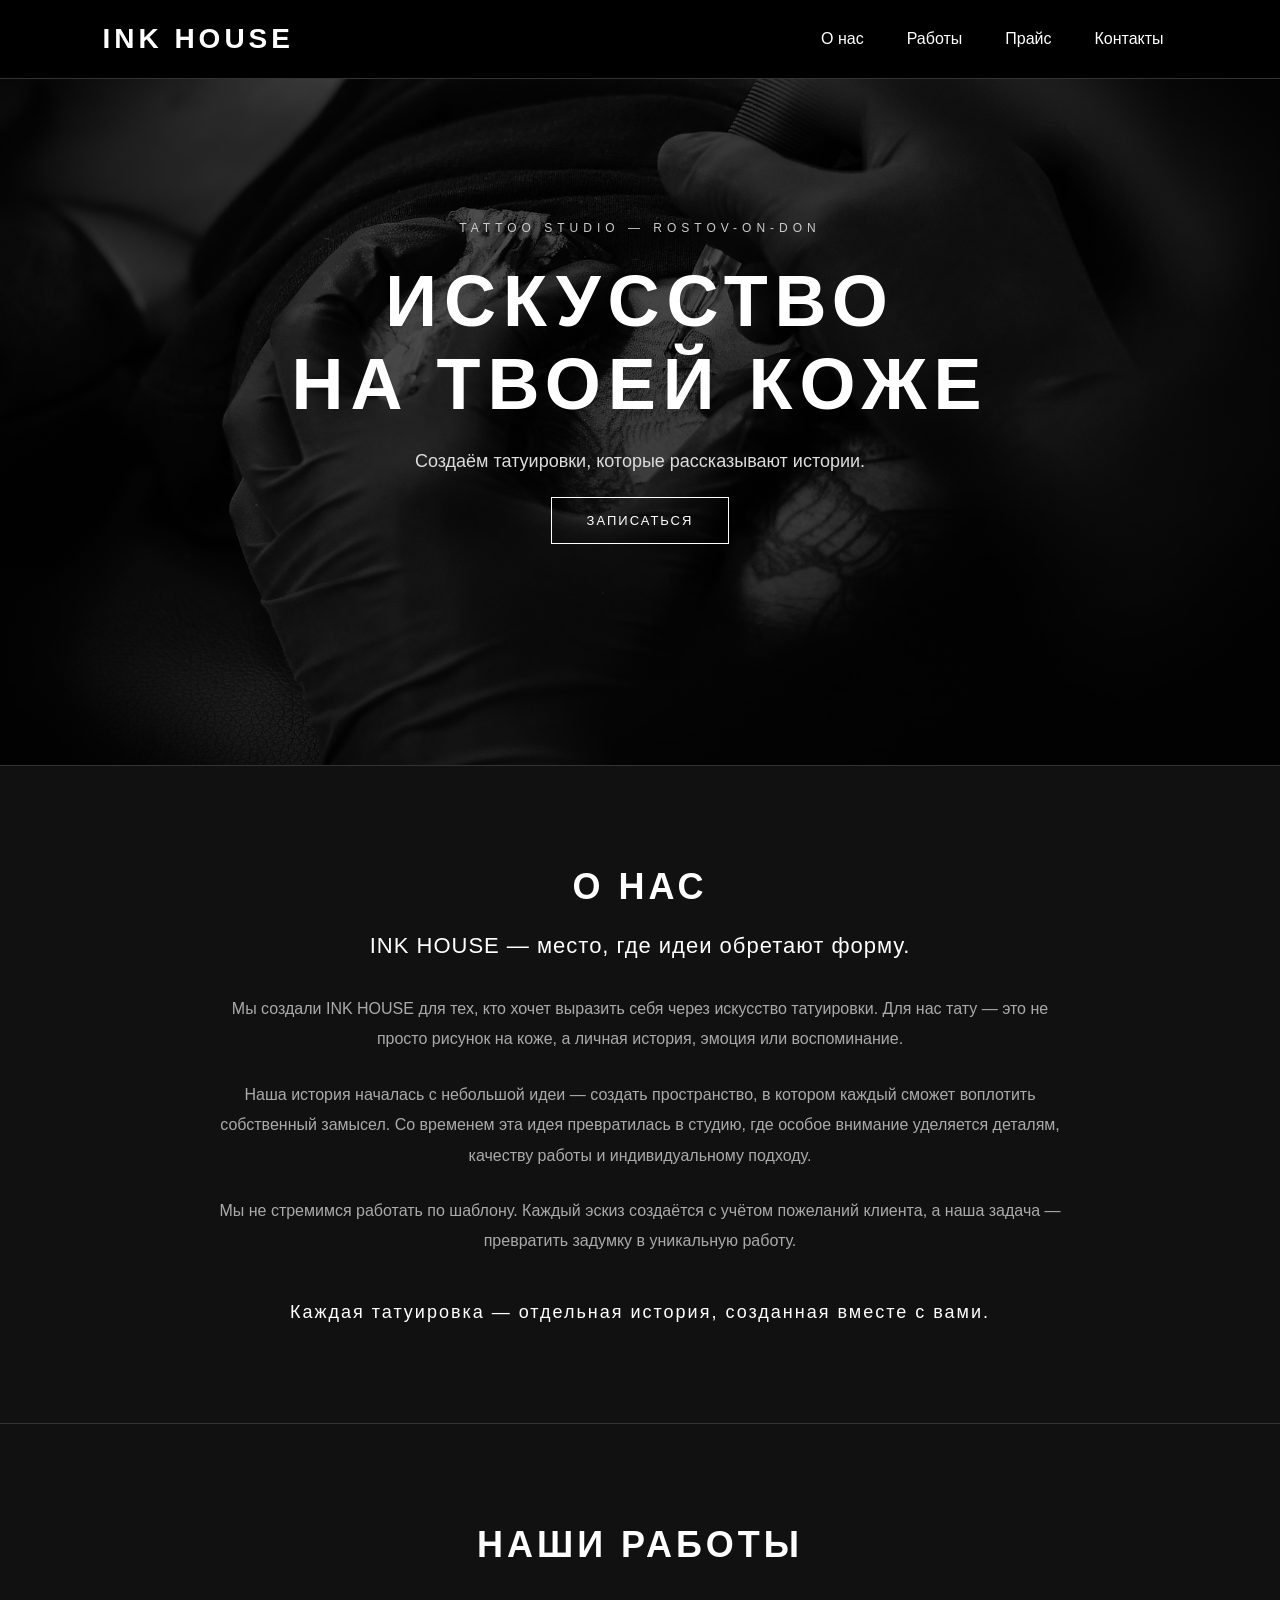
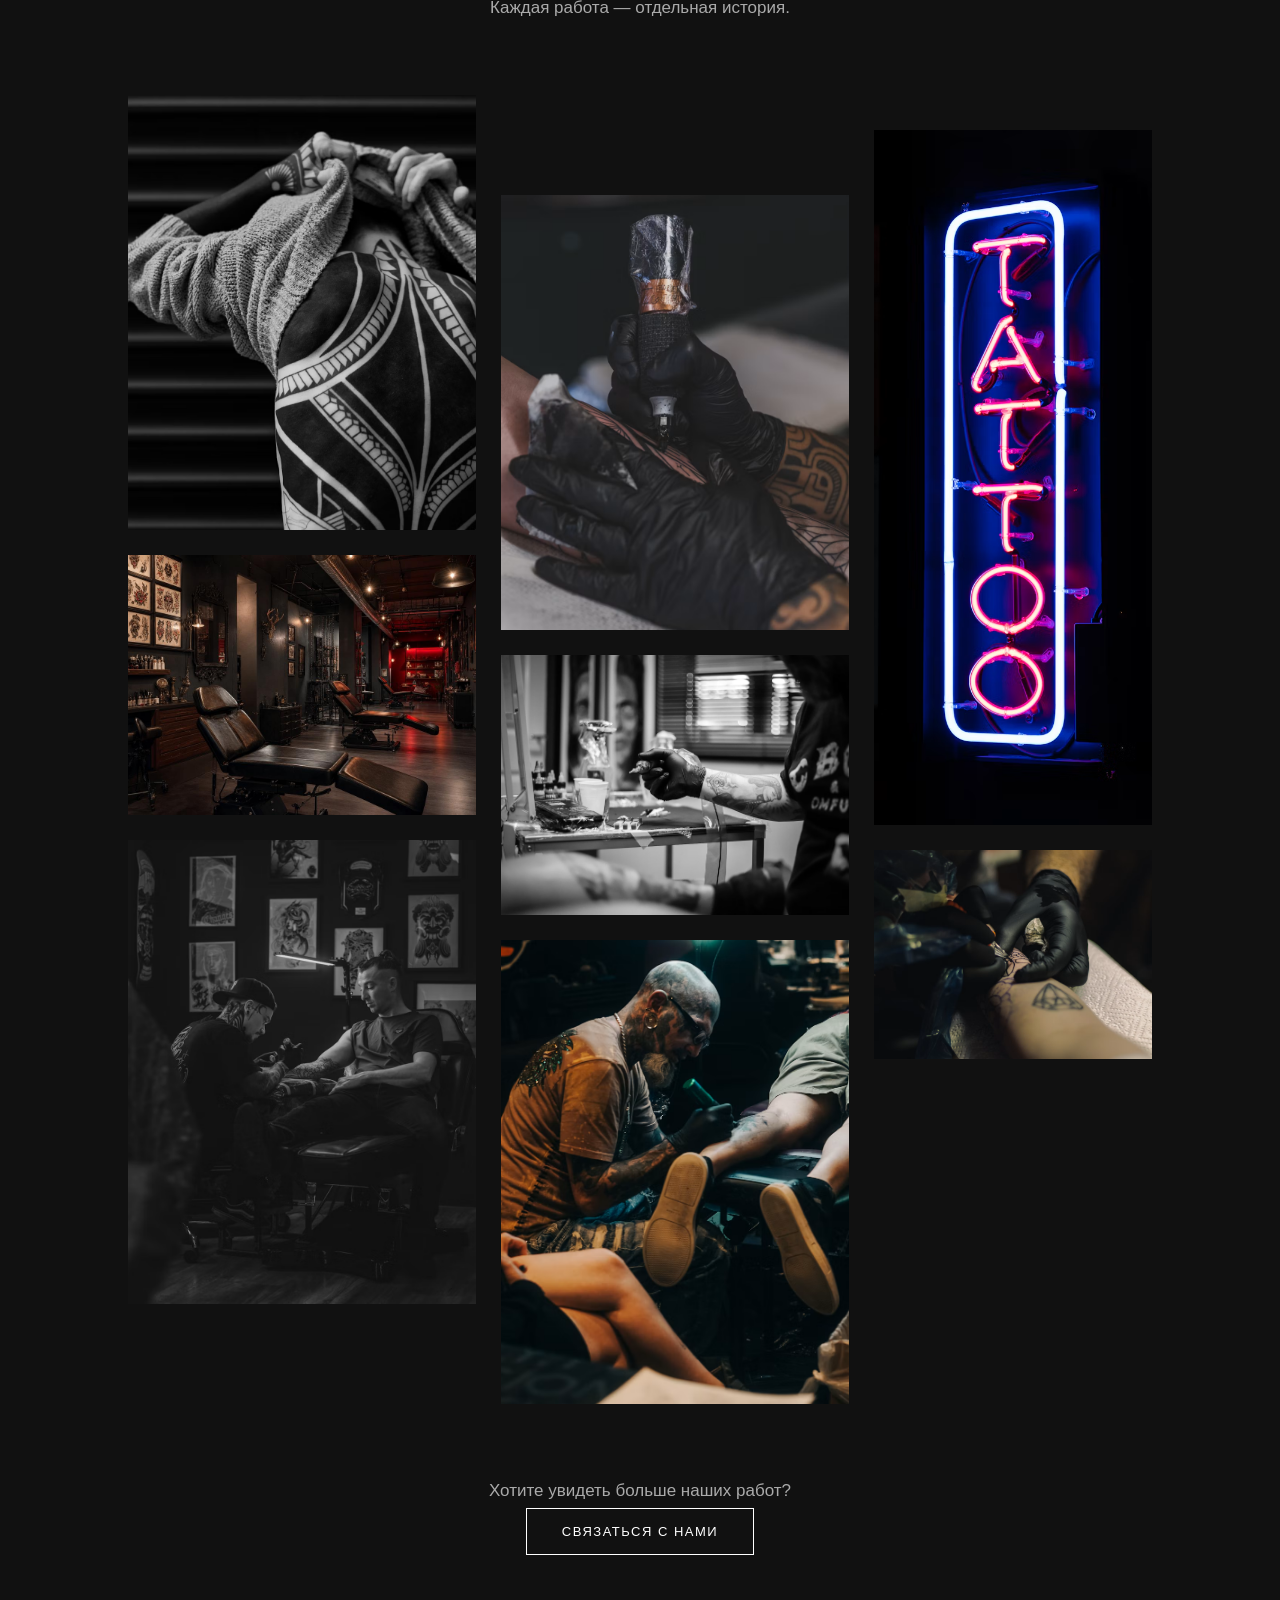
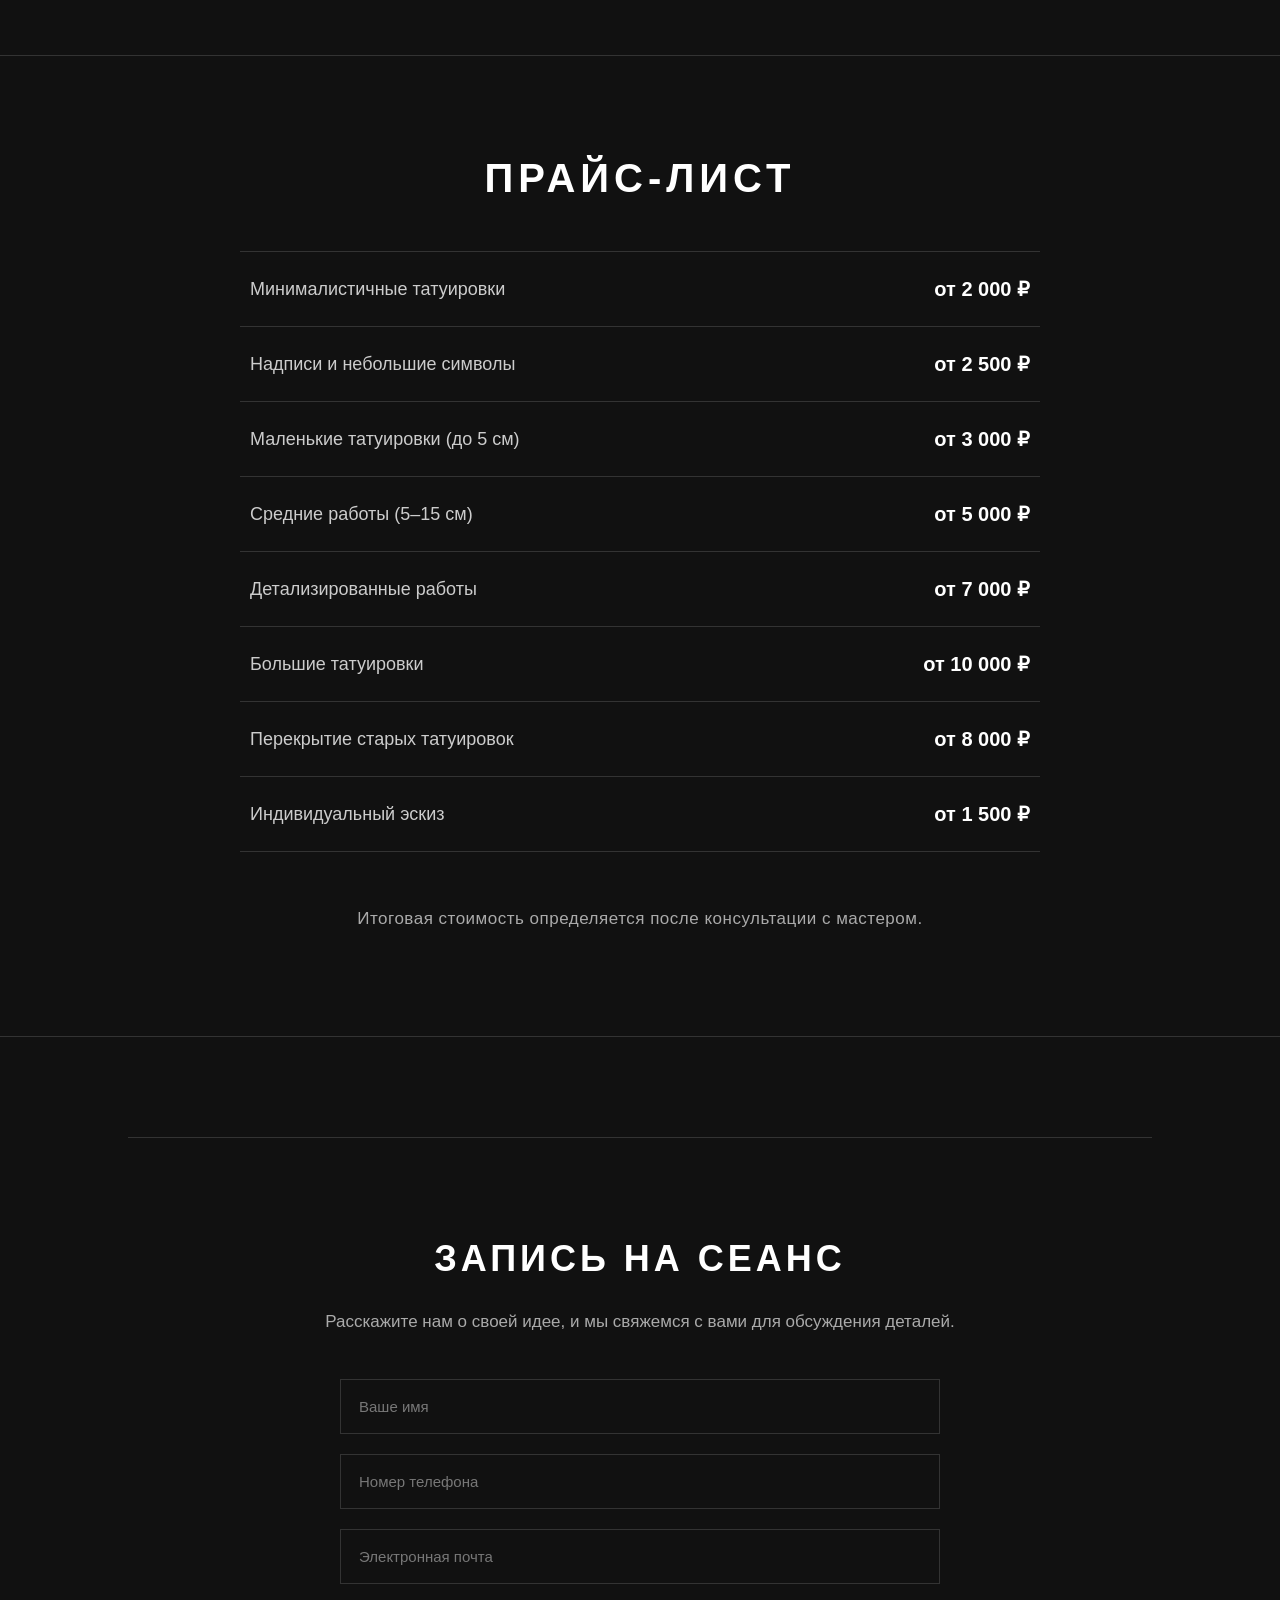
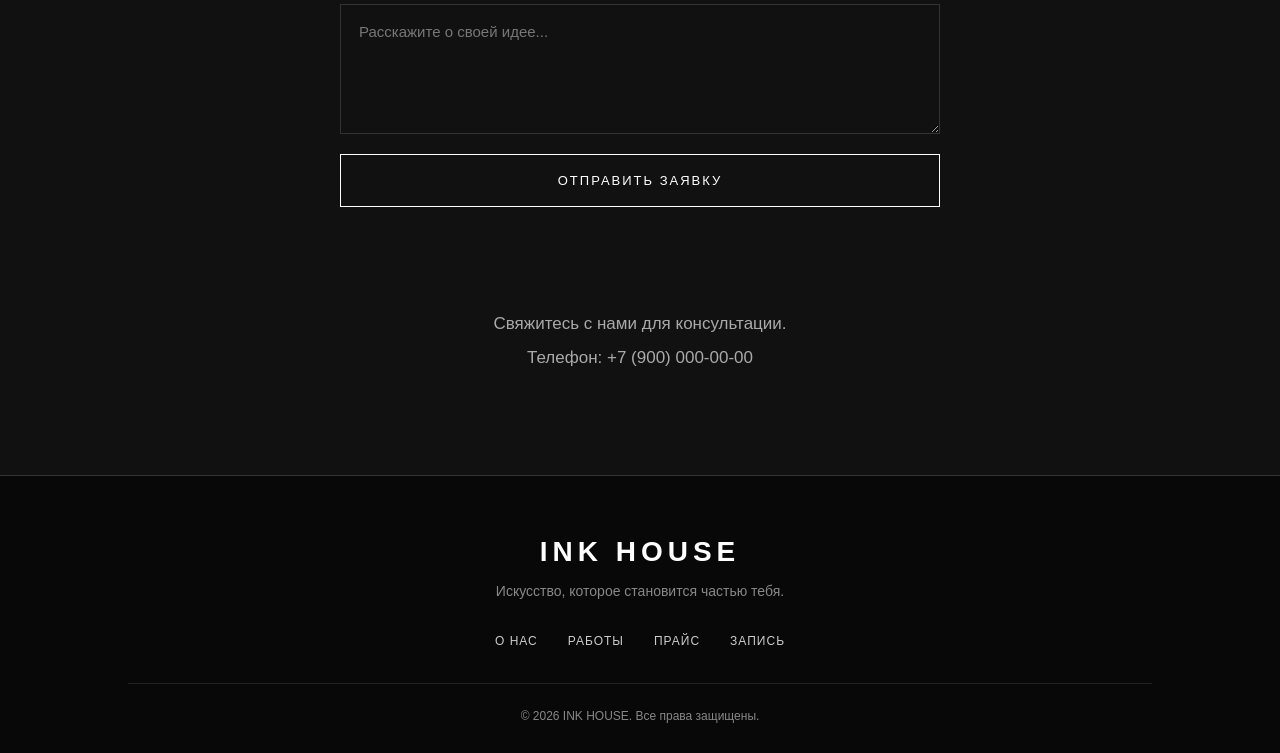
<file: index.html>
<!DOCTYPE html>
<html lang="ru">
<head>
    <meta charset="UTF-8">
    <meta name="viewport" content="width=device-width, initial-scale=1.0">
    <title>INK HOUSE — Tattoo Studio</title>
    <link rel="icon" type="image/png" href="/favicon.png">
    <link rel="stylesheet" href="style.css">
</head>
<body>

    <header>
        <h1>INK HOUSE</h1>
        <nav>
            <a href="#about">О нас</a>
            <a href="#works">Работы</a>
            <a href="#price">Прайс</a>
            <a href="#contacts">Контакты</a>
        </nav>
    </header>

    <main>

    <section class="hero">
        <p class="subtitle">TATTOO STUDIO — ROSTOV-ON-DON</p>

        <h2>ИСКУССТВО<br>НА ТВОЕЙ КОЖЕ</h2>

        <p>Создаём татуировки, которые рассказывают истории.</p>

        <a href="#contacts" class="button">ЗАПИСАТЬСЯ</a>
    </section>

   <section class="about" id="about">
    <h2>О НАС</h2>

    <div class="about-content">

        <h3>INK HOUSE — место, где идеи обретают форму.</h3>

        <p>
            Мы создали INK HOUSE для тех, кто хочет выразить себя
            через искусство татуировки. Для нас тату — это не просто
            рисунок на коже, а личная история, эмоция или воспоминание.
        </p>

        <p>
            Наша история началась с небольшой идеи — создать
            пространство, в котором каждый сможет воплотить
            собственный замысел. Со временем эта идея превратилась
            в студию, где особое внимание уделяется деталям,
            качеству работы и индивидуальному подходу.
        </p>

        <p>
            Мы не стремимся работать по шаблону. Каждый эскиз
            создаётся с учётом пожеланий клиента, а наша задача —
            превратить задумку в уникальную работу.
        </p>

        <h3>Каждая татуировка — отдельная история, созданная вместе с вами.</h3>

    </div>
</section>

    <section class="works" id="works">

    <h2>НАШИ РАБОТЫ</h2>
    <p>Каждая работа — отдельная история.</p>


<div class="gallery">

    <!-- Левая колонка -->
    <div class="gallery-column left-column">
        <div class="gallery-item">
            <img src="tattoo1.avif" alt="Татуировка">
        </div>

        <div class="gallery-item">
            <img src="tattoo2.avif" alt="Татуировка">
        </div>

        <div class="gallery-item">
            <img src="tattoo3.avif" alt="Татуировка">
        </div>
    </div>

    <!-- Центральная колонка -->
    <div class="gallery-column center-column">
        <div class="gallery-item">
            <img src="tattoo4.avif" alt="Татуировка 4">
        </div>

        <div class="gallery-item">
            <img src="tattoo5.avif" alt="Татуировка 5">
        </div>

        <div class="gallery-item">
            <img src="tattoo6.avif" alt="Татуировка 6">
        </div>
    </div>

    <!-- Правая колонка -->
    <div class="gallery-column right-column">
        <div class="gallery-item vertical-item">
            <img src="tattoo7.avif" alt="Татуировка 7">
        </div>

        <div class="gallery-item">
            <img src="tattoo8.avif" alt="Татуировка 8 ">
        </div>
    </div>

</div>


    <div class="gallery-more">
        <p>Хотите увидеть больше наших работ?</p>
        <a href="#contacts">СВЯЗАТЬСЯ С НАМИ</a>
    </div>

</section>

    <section class="price" id="price">
    <h2>ПРАЙС-ЛИСТ</h2>

    <div class="price-list">

    <div class="price-item">
        <span>Минималистичные татуировки</span>
        <span>от 2 000 ₽</span>
    </div>

    <div class="price-item">
        <span>Надписи и небольшие символы</span>
        <span>от 2 500 ₽</span>
    </div>

    <div class="price-item">
        <span>Маленькие татуировки (до 5 см)</span>
        <span>от 3 000 ₽</span>
    </div>

    <div class="price-item">
        <span>Средние работы (5–15 см)</span>
        <span>от 5 000 ₽</span>
    </div>

    <div class="price-item">
        <span>Детализированные работы</span>
        <span>от 7 000 ₽</span>
    </div>

    <div class="price-item">
        <span>Большие татуировки</span>
        <span>от 10 000 ₽</span>
    </div>

    <div class="price-item">
        <span>Перекрытие старых татуировок</span>
        <span>от 8 000 ₽</span>
    </div>

    <div class="price-item">
        <span>Индивидуальный эскиз</span>
        <span>от 1 500 ₽</span>
    </div>

</div>
        <p class="price-note">
    Итоговая стоимость определяется после консультации с мастером.
</p>
</section>

    <section class="contacts" id="contacts">
       <section class="contacts" id="contacts">
    <h2>ЗАПИСЬ НА СЕАНС</h2>

    <p class="contacts-description">
        Расскажите нам о своей идее, и мы свяжемся с вами
        для обсуждения деталей.
    </p>

    <form class="contact-form">

        <input type="text" placeholder="Ваше имя" required>

        <input type="tel" placeholder="Номер телефона" required>

        <input type="email" placeholder="Электронная почта">

        <textarea placeholder="Расскажите о своей идее..." rows="5"></textarea>

        <button type="submit">ОТПРАВИТЬ ЗАЯВКУ</button>

    </form>
</section>
        <p>Свяжитесь с нами для консультации.</p>
        <p>Телефон: +7 (900) 000-00-00</p>
    </section>
<footer class="footer">

    <div class="footer-content">

        <h2>INK HOUSE</h2>

        <p>Искусство, которое становится частью тебя.</p>

        <div class="footer-links">
            <a href="#about">О НАС</a>
            <a href="#works">РАБОТЫ</a>
            <a href="#price">ПРАЙС</a>
            <a href="#contacts">ЗАПИСЬ</a>
        </div>

        <p class="footer-copy">
            © 2026 INK HOUSE. Все права защищены.
        </p>

    </div>

</footer>
</main>

    <script src="script.js"></script>
</body>
</html>
</file>
<file: style.css>
* {
    margin: 0;
    padding: 0;
    box-sizing: border-box;
}

body {
    background: #111111;
    color: white;
    font-family: Arial, sans-serif;
}

header {
    display: flex;
    justify-content: space-between;
    align-items: center;
    padding: 20px 8%;
    border-bottom: 1px solid #333;

    position: fixed;
    top: 0;
    left: 0;
    width: 100%;
    box-sizing: border-box;
    z-index: 1000;

    background-color: #000000;
}

header h1 {
    font-size: 28px;
    letter-spacing: 4px;
}

nav {
    display: flex;
    gap: 15px;
}

nav a {
    color: white;
    text-decoration: none;
    padding: 10px 14px;
    border-radius: 4px;
    transition: background-color 0.3s ease, color 0.3s ease;
}

nav a:hover {
    background-color: #292929;
    color: #ffffff;
}

.hero {
    min-height: 85vh;

    display: flex;
    flex-direction: column;
    justify-content: center;
    align-items: center;

    text-align: center;
    gap: 25px;

    padding: 40px 20px;

    background:
        linear-gradient(
            rgba(0, 0, 0, 0.65),
            rgba(0, 0, 0, 0.75)
        ),
        url("hero.avif") center/cover no-repeat;
}


.hero h2 {
    font-size: 64px;
    letter-spacing: 5px;
}

.hero p {
    color: #aaaaaa;
    font-size: 18px;
}

button {
    padding: 15px 35px;
    background: white;
    color: black;
    border: none;
    cursor: pointer;
    font-size: 16px;
}
.subtitle {
    color: #999;
    letter-spacing: 5px;
    font-size: 12px;
}

.button {
    display: inline-block;
    padding: 16px 35px;
    background: white;
    color: black;
    text-decoration: none;
    letter-spacing: 2px;
    transition: 0.3s;
}

.button:hover {
    background: #999;
}

.about,
.works,
.price,
.contacts {
    padding: 100px 10%;
    text-align: center;
    border-top: 1px solid #333;
}

.about h2,
.works h2,
.price h2,
.contacts h2 {
    font-size: 36px;
    margin-bottom: 25px;
    letter-spacing: 4px;
}

.about p,
.works p,
.price p,
.contacts p {
    color: #aaa;
    line-height: 2;
    font-size: 17px;
}

.hero h2 {
    font-size: 72px;
    letter-spacing: 7px;
    line-height: 1.15;
}

.hero p {
    color: #dddddd;
    font-size: 18px;
}

.hero .subtitle {
    color: #cccccc;
    font-size: 12px;
    letter-spacing: 5px;
}

.button {
    padding: 18px 40px;
    font-size: 13px;
    letter-spacing: 3px;
}


.gallery-more a {
    display: inline-block;
    color: #ffffff;
    font-size: 13px;
    font-weight: 400;
    letter-spacing: 1.5px;
    text-decoration: none;
    border: 1px solid #ffffff;
    padding: 15px 35px;
    background-color: transparent;
    transition: background-color 0.3s ease, color 0.3s ease;
}

.gallery-more a:hover {
    background-color: #ffffff;
    color: #000000;
}

.gallery {
    display: grid;
    grid-template-columns: 1fr 1fr 0.8fr;
    gap: 25px;
    max-width: 1200px;
    margin: 70px auto;
    align-items: start;
}

.gallery-column {
    display: flex;
    flex-direction: column;
    gap: 25px;
}

.center-column {
    padding-top: 100px;
}

.right-column {
    padding-top: 35px;
}

.gallery-item {
    width: 100%;
    overflow: hidden;
}

.gallery-item img {
    width: 100%;
    display: block;
    object-fit: cover;
    aspect-ratio: 4 / 5;
    transition: transform 0.5s ease;
}

.gallery-item:hover img {
    transform: scale(1.04);
}

.gallery-item:nth-child(2) img {
    aspect-ratio: 4 / 3;
}

.gallery-item:nth-child(3) img {
    aspect-ratio: 3 / 4;
}

.vertical-item img {
    aspect-ratio: 2 / 5;
}
/* Появление фотографий при прокрутке */

.gallery-item {
    opacity: 0;
    transform: translateY(35px);
    transition: opacity 0.8s ease, transform 0.8s ease;
}

.gallery-item.show {
    opacity: 1;
    transform: translateY(0);
}
html {
    scroll-behavior: smooth;
}
/* Главная кнопка записи */

.button {
    display: inline-block;
    padding: 15px 35px;
    border: 1px solid #ffffff;
    color: #ffffff;
    background: transparent;
    text-decoration: none;
    font-size: 13px;
    letter-spacing: 2px;
    transition: background-color 0.3s ease, color 0.3s ease;
}

.button:hover {
    background-color: #ffffff;
    color: #000000;
}
/* Прайс-лист */

.price-list {
    max-width: 800px;
    margin: 50px auto;
}

.price-item {
    display: flex;
    justify-content: space-between;
    align-items: center;
    font-size: 18px;
    padding: 25px 10px;
    border-bottom: 1px solid #333;
    transition: background-color 0.3s ease;
}

.price-item:hover {
    background-color: #151515;
}
.price-item span:first-child {
    font-size: 18px;
    color: #cccccc;
}

.price-item span:last-child {
    font-size: 20px;
    color: #ffffff;
    font-weight: 600;
}
.price-item:hover span:first-child {
    color: #ffffff;
    transition: color 0.3s ease;
}
/* Заголовок прайс-листа */

.price h2 {
    font-size: 40px;
    letter-spacing: 5px;
    margin-bottom: 45px;
}
.price-note {
    margin-top: 30px;
    color: #777777;
    font-size: 13px;
    letter-spacing: 0.5px;
}
.price-item:first-child {
    border-top: 1px solid #333;
}
/* Раздел О НАС */

.about-content {
    max-width: 850px;
    margin: 0 auto;
}

.about-content h3 {
    font-size: 22px;
    font-weight: 500;
    letter-spacing: 1px;
    margin-bottom: 35px;
    color: #ffffff;
}

.about-content p {
    font-size: 16px;
    line-height: 1.9;
    color: #aaaaaa;
    margin-bottom: 25px;
}

.about-content h3:last-child {
    margin-top: 45px;
    margin-bottom: 0;
    font-size: 18px;
    letter-spacing: 2px;
}
/* Форма записи */

.contacts-description {
    color: #aaaaaa;
    font-size: 16px;
    margin-bottom: 40px;
}

.contact-form {
    max-width: 600px;
    margin: 0 auto;
    display: flex;
    flex-direction: column;
    gap: 20px;
}

.contact-form input,
.contact-form textarea {
    width: 100%;
    box-sizing: border-box;
    padding: 18px;
    background-color: #111111;
    border: 1px solid #333333;
    color: #ffffff;
    font-size: 15px;
    font-family: inherit;
    outline: none;
    transition: border-color 0.3s ease;
}

.contact-form input:focus,
.contact-form textarea:focus {
    border-color: #ffffff;
}

.contact-form input::placeholder,
.contact-form textarea::placeholder {
    color: #777777;
}

.contact-form textarea {
    resize: vertical;
    min-height: 130px;
}

.contact-form button {
    padding: 18px;
    background-color: transparent;
    border: 1px solid #ffffff;
    color: #ffffff;
    font-size: 13px;
    letter-spacing: 2px;
    cursor: pointer;
    transition: background-color 0.3s ease, color 0.3s ease;
}

.contact-form button:hover {
    background-color: #ffffff;
    color: #000000;
}
/* Футер */

.footer {
    padding: 60px 10% 30px;
    background-color: #080808;
    border-top: 1px solid #333;
    text-align: center;
}

.footer-content h2 {
    font-size: 28px;
    letter-spacing: 5px;
    margin-bottom: 15px;
}

.footer-content p {
    color: #888888;
    font-size: 14px;
}

.footer-links {
    display: flex;
    justify-content: center;
    gap: 30px;
    margin: 35px 0;
    flex-wrap: wrap;
}

.footer-links a {
    color: #cccccc;
    text-decoration: none;
    font-size: 12px;
    letter-spacing: 1px;
    transition: color 0.3s ease;
}

.footer-links a:hover {
    color: #ffffff;
}

.footer-copy {
    padding-top: 25px;
    border-top: 1px solid #222;
    font-size: 12px !important;
}

/* ==========================
   МОБИЛЬНАЯ АДАПТАЦИЯ
   ========================== */

@media (max-width: 768px) {

    /* Шапка */
    header {
        padding: 12px 15px;
        flex-direction: column;
        gap: 12px;
    }

    header h1 {
        font-size: 22px;
        letter-spacing: 4px;
    }

    nav {
        justify-content: center;
        flex-wrap: wrap;
        gap: 2px;
        width: 100%;
    }

    nav a {
        padding: 8px 10px;
        font-size: 12px;
    }

    /* Главный экран */
    .hero {
        min-height: 85vh;
        padding: 160px 20px 60px;
        gap: 22px;
    }

    .hero h2 {
        font-size: clamp(32px, 9vw, 46px);
        letter-spacing: 2px;
        line-height: 1.2;
    }

    .hero p {
        font-size: 15px;
        line-height: 1.6;
    }

    .hero .subtitle {
        font-size: 10px;
        letter-spacing: 3px;
    }

    .button {
        padding: 15px 25px;
        font-size: 12px;
        letter-spacing: 2px;
    }

    /* Основные секции */
    .about,
    .works,
    .price,
    .contacts {
        padding: 70px 6%;
    }

    .about h2,
    .works h2,
    .price h2,
    .contacts h2 {
        font-size: 27px;
        letter-spacing: 2px;
        margin-bottom: 25px;
    }

    .about p,
    .works p,
    .price p,
    .contacts p {
        font-size: 15px;
        line-height: 1.8;
    }

    /* Галерея */
    .gallery {
        grid-template-columns: repeat(2, minmax(0, 1fr));
        gap: 12px;
        margin: 35px auto;
    }

    .gallery-column {
        display: contents;
    }

    .center-column,
    .right-column {
        padding-top: 0;
    }

    .gallery-item img,
    .gallery-item:nth-child(2) img,
    .gallery-item:nth-child(3) img,
    .vertical-item img {
        aspect-ratio: 3 / 4;
    }

    /* Прайс */
    .price-list {
        margin: 30px auto;
    }

    .price-item {
        padding: 18px 5px;
        gap: 15px;
        font-size: 14px;
    }

    .price-item span:first-child {
        font-size: 14px;
        text-align: left;
    }

    .price-item span:last-child {
        font-size: 16px;
        white-space: nowrap;
    }

    .price h2 {
        font-size: 29px;
        letter-spacing: 3px;
    }

    .price-note {
        font-size: 12px;
        line-height: 1.6;
    }

    /* О нас */
    .about-content h3 {
        font-size: 18px;
        line-height: 1.5;
        margin-bottom: 25px;
    }

    .about-content p {
        font-size: 15px;
        line-height: 1.8;
    }

    /* Форма */
    .contacts-description {
        font-size: 14px;
        margin-bottom: 30px;
    }

    .contact-form {
        gap: 15px;
    }

    .contact-form input,
    .contact-form textarea {
        padding: 16px;
        font-size: 16px;
    }

    .contact-form button {
        padding: 17px;
    }

    /* Футер */
    .footer {
        padding: 45px 6% 25px;
    }

    .footer-content h2 {
        font-size: 24px;
        letter-spacing: 4px;
    }

    .footer-links {
        gap: 20px;
        margin: 25px 0;
    }

    .footer-links a {
        font-size: 12px;
    }
}

/* Очень узкие экраны */
@media (max-width: 380px) {

    nav a {
        padding: 7px 8px;
        font-size: 11px;
    }

    .hero h2 {
        font-size: 30px;
    }

    .gallery {
        gap: 8px;
    }

    .price-item {
        gap: 8px;
    }
}
</file>
